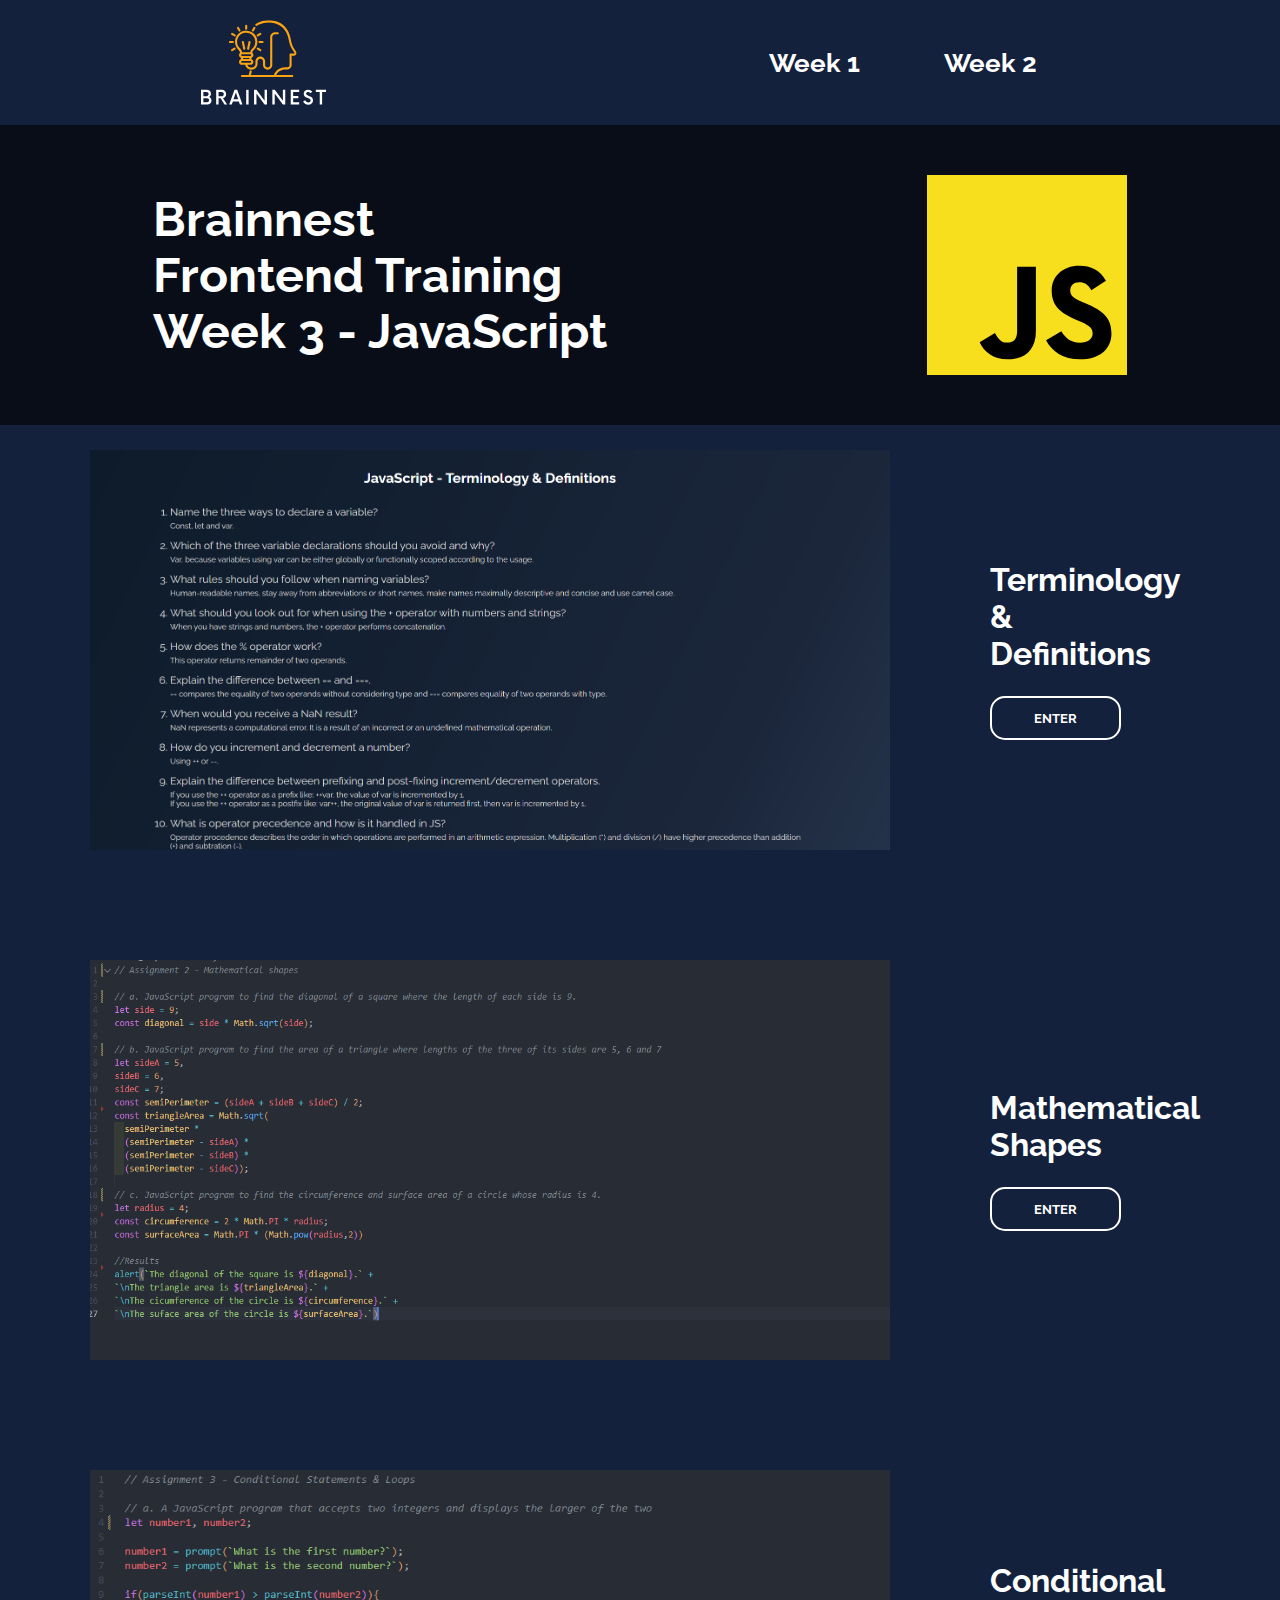
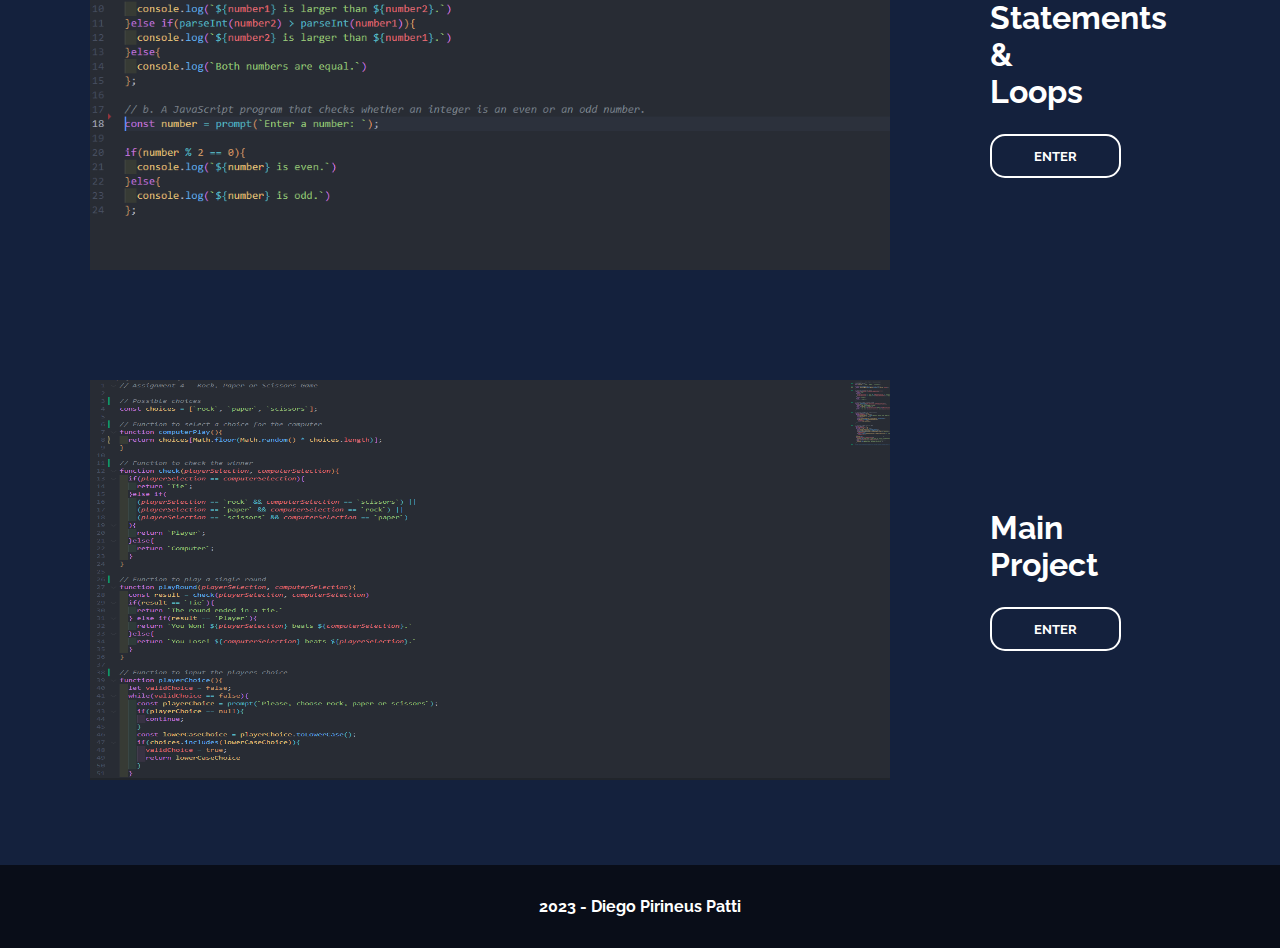
<file: index.html>
<!DOCTYPE html>
<html lang="en">
<head>
  <meta charset="UTF-8">
  <meta http-equiv="X-UA-Compatible" content="IE=edge">
  <meta name="viewport" content="width=device-width, initial-scale=1.0">
  <link rel="stylesheet" href="./style.css">
  <title> Frontend Training | Week 3 | JavaScript </title>
</head>
<body>
  <header>
    <img src="./images/icon.svg" class="logo" alt="Brainnest icon">
    <div class="week-links">
      <a class="links" href="https://diegopatti-dev.github.io/Brainnest_Week_1/"> Week 1 </a>
      <a class="links" href="https://diegopatti-dev.github.io/Brainnest_Week_2/"> Week 2 </a>
    </div>
  </header>

  <main>
    <div class="container-1">
      <h1> Brainnest <br> Frontend Training <br> Week 3 - JavaScript </h1>
      <img src="./images/javascript.svg" class="javascript-logo" alt="JavaScript logo">
    </div>
    <div class="container-2">
      <div class="assignments">
        <img src="./images/terminology_definitions.png" class="assignment-image" alt="">
        <div class="assignments-info">
          <h3> Terminology <br> & <br> Definitions </h3>
          <button>
            <a class="assignments-link" href="./1-terminology_and_definitions/index.html"> ENTER </a>
          </button>
        </div>
      </div>
      <div class="assignments">
        <img src="./images/mathematical_shapes.png" class="assignment-image" alt="">
        <div class="assignments-info">
          <h3> Mathematical Shapes </h3>
          <button>
            <a class="assignments-link"  href="./2-mathematical_shapes/index.html"> ENTER </a>
          </button>
        </div>
      </div>
      <div class="assignments">
        <img src="./images/conditional_statements.png" class="assignment-image" alt="">
        <div class="assignments-info">
          <h3> Conditional Statements <br> & <br> Loops </h3>
          <button>
            <a class="assignments-link" href="./3-conditional_statements_and_loops/index.html"> ENTER </a>
          </button>
        </div>
      </div>
      <div class="assignments">
        <img src="./images/main_project.png" class="assignment-image" alt="">
        <div class="assignments-info">
          <h3> Main <br> Project </h3>
          <button>
            <a class="assignments-link" href="./4-main_project/index.html"> ENTER </a>
          </button>
        </div>
      </div>
    </div>
  </main>

  <footer>
    <p>2023 - Diego Pirineus Patti</p>
  </footer>
</body>
</html>
</file>
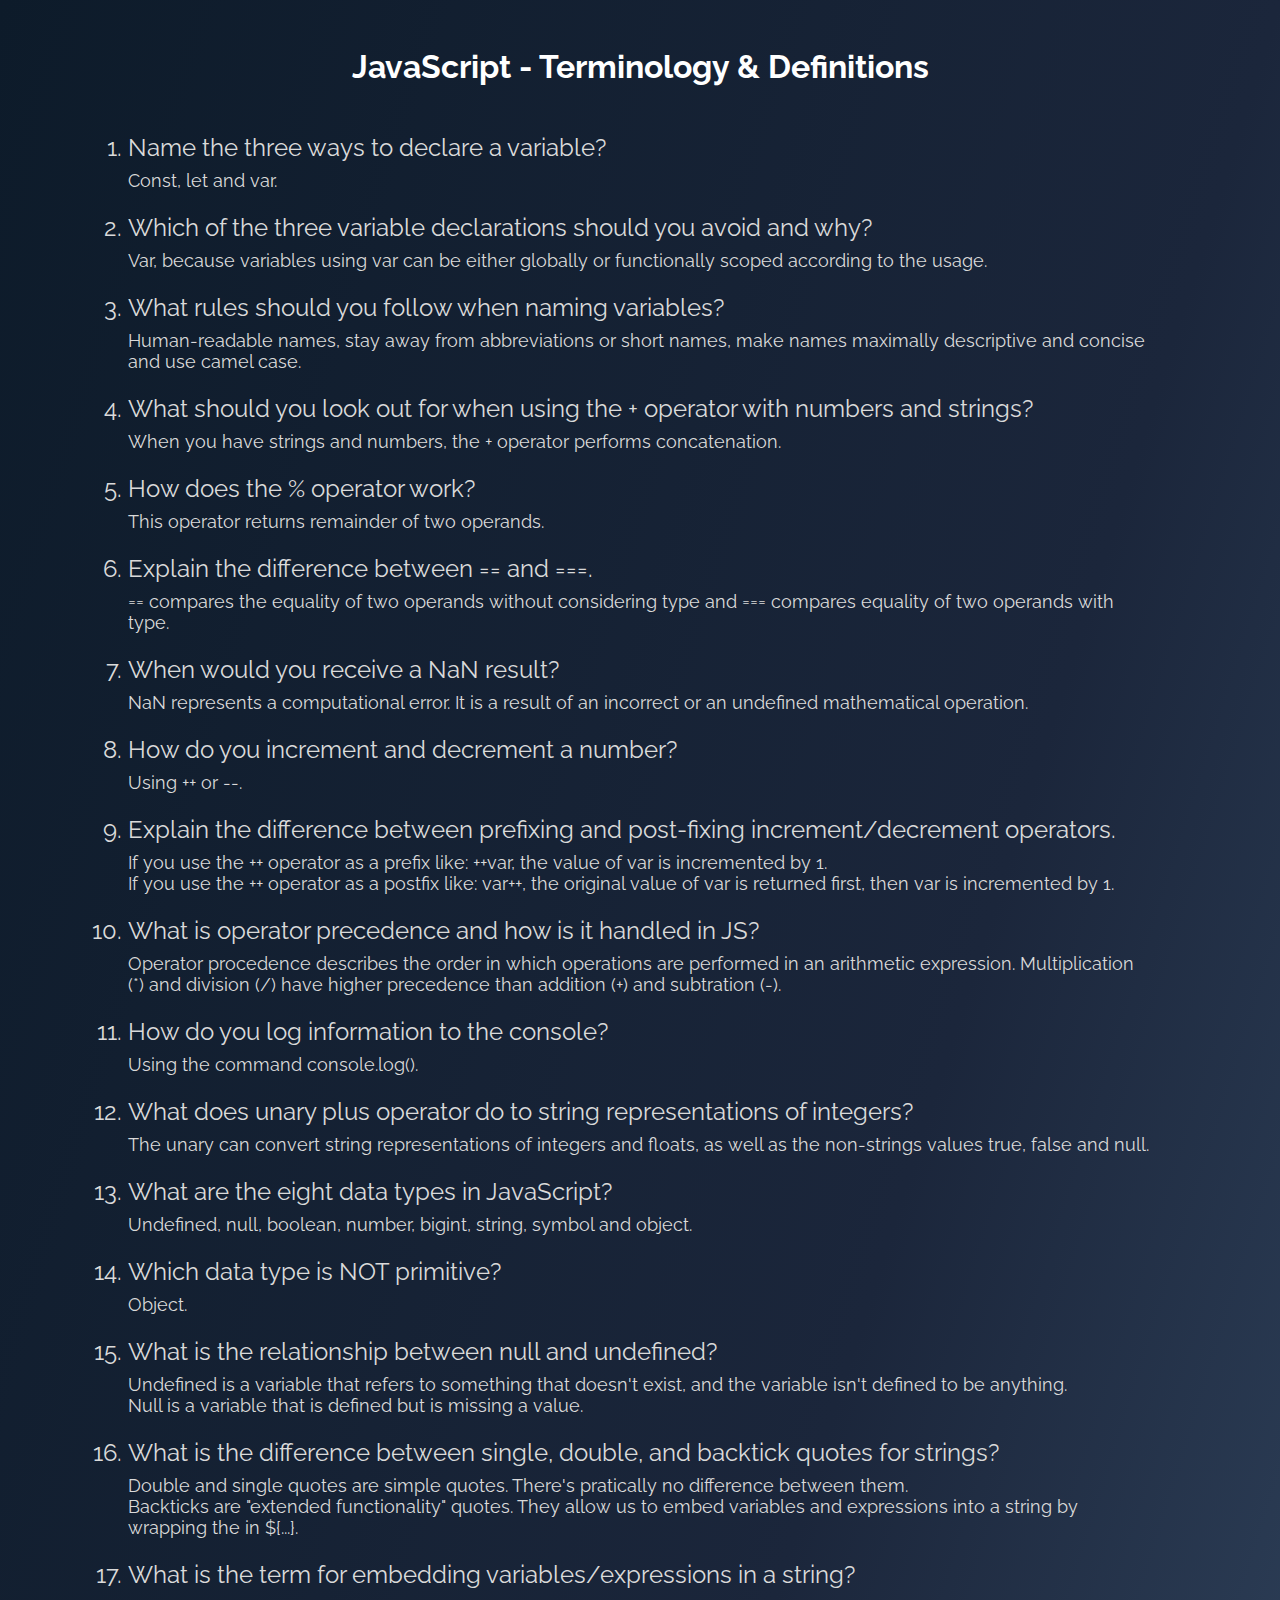
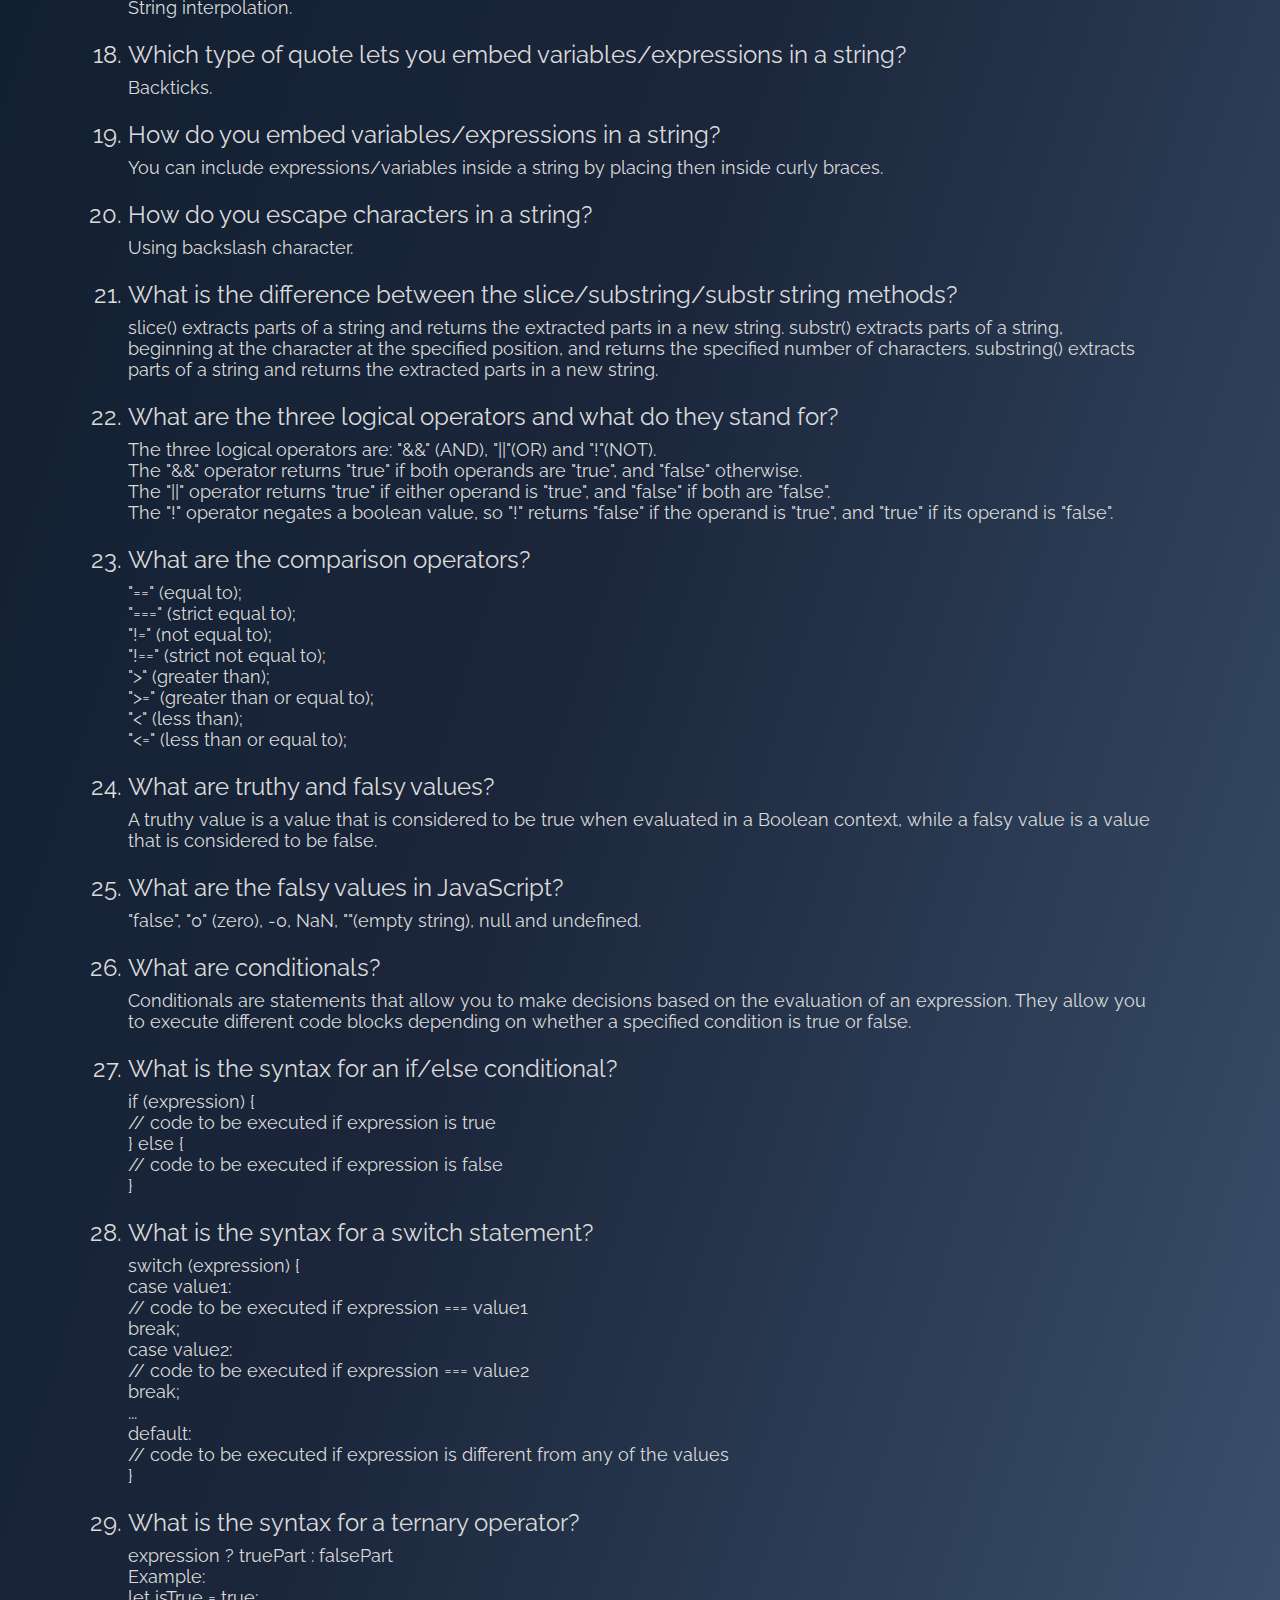
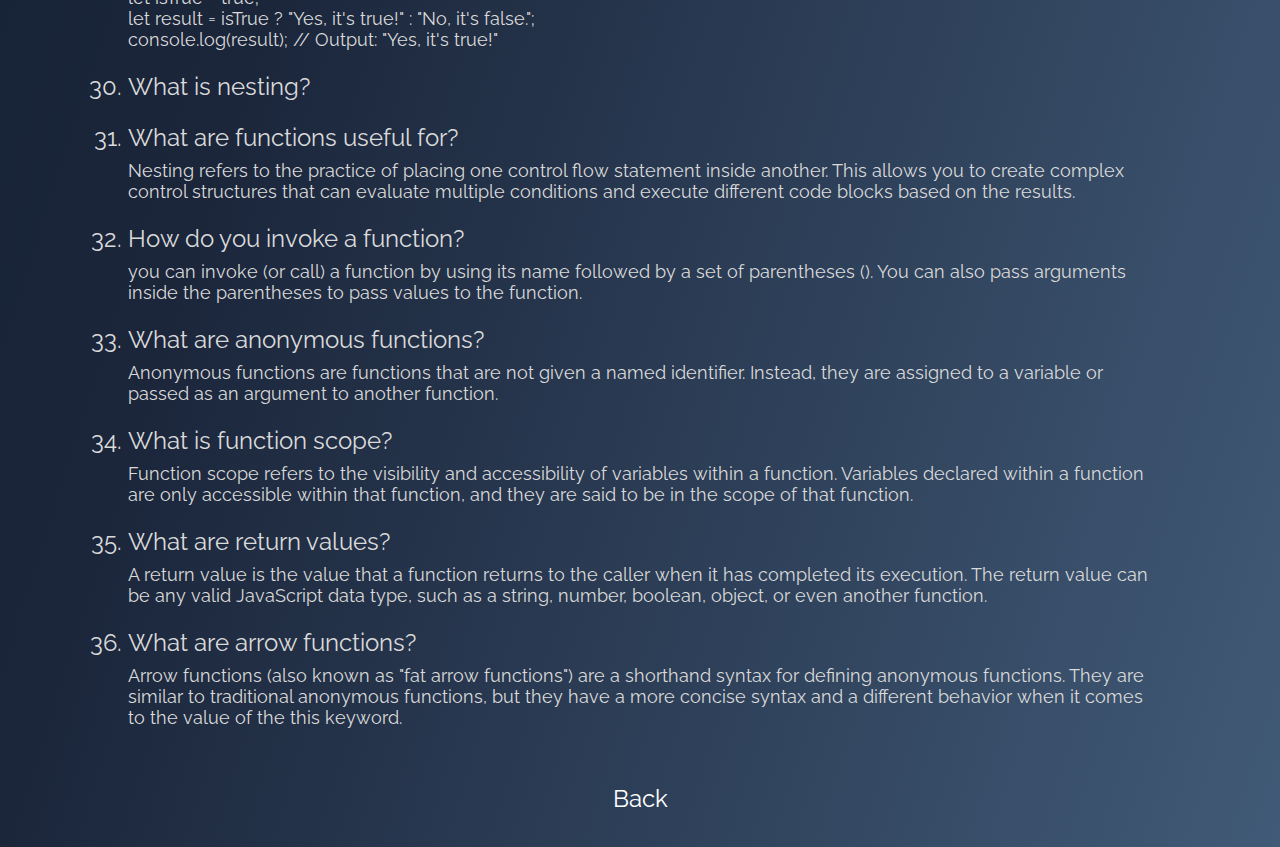
<file: 1-terminology_and_definitions/index.html>
<!DOCTYPE html>
<html lang="en">
<head>
  <meta charset="UTF-8">
  <meta http-equiv="X-UA-Compatible" content="IE=edge">
  <meta name="viewport" content="width=device-width, initial-scale=1.0">
  <title>JavaScript - Terminology & Definitions</title>
  <link rel="stylesheet" href="./style.css">
</head>
<body>
  <header>
    <h1>JavaScript - Terminology & Definitions</h1>
  </header>

  <main>
    <ol>
      <li class="question">
        Name the three ways to declare a variable?
        <ul>
          <li class="answer">
          Const, let and var.
          </li>
        </ul>
      </li>
      <li class="question">
        Which of the three variable declarations should you avoid and why?
        <ul>
          <li class="answer">
            Var, because variables using var can be either globally or functionally scoped according to the usage.
          </li>
        </ul>
      </li>
      <li class="question">
        What rules should you follow when naming variables?
        <ul>
          <li class="answer">
            Human-readable names, stay away from abbreviations or short names, make names maximally descriptive and concise and use camel case.
          </li>
        </ul>
      </li>
      <li class="question">
        What should you look out for when using the + operator with numbers and strings?
        <ul>
          <li class="answer">
            When you have strings and numbers, the + operator performs concatenation.
          </li>
        </ul>
      </li>
      <li class="question">
        How does the % operator work?
        <ul>
          <li class="answer">
            This operator returns remainder of two operands.
          </li>
        </ul>
      </li>
      <li class="question">
        Explain the difference between == and ===.
        <ul>
          <li class="answer">
            == compares the equality of two operands without considering type and === compares equality of two operands with type.
          </li>
        </ul>
      </li>
      <li class="question">
        When would you receive a NaN result?
        <ul>
          <li class="answer">
            NaN represents a computational error. It is a result of an incorrect or an undefined mathematical operation.
          </li>
        </ul>
      </li>
      <li class="question">
        How do you increment and decrement a number?
        <ul>
          <li class="answer">
            Using ++ or --.
          </li>
        </ul>
      </li>
      <li class="question">
        Explain the difference between prefixing and post-fixing increment/decrement
operators.
        <ul>
          <li class="answer">
            If you use the ++ operator as a prefix like: ++var, the value of var is incremented by 1. <br>
            If you use the ++ operator as a postfix like: var++, the original value of var is returned first, then var is incremented by 1.
        </ul>
      </li>
      <li class="question">
        What is operator precedence and how is it handled in JS?
        <ul>
          <li class="answer">
            Operator procedence describes the order in which operations are performed in an arithmetic expression. Multiplication (*) and division (/) have higher precedence than addition (+) and subtration (-).
          </li>
        </ul>
      </li>
      <li class="question">
        How do you log information to the console?
        <ul>
          <li class="answer"> 
            Using the command console.log().
          </li>
        </ul>
      </li>
      <li class="question">
        What does unary plus operator do to string representations of integers?
        <ul>
          <li class="answer">
            The unary can convert string representations of integers and floats, as well as the non-strings values true, false and null.
          </li>
        </ul>
      </li>
      <li class="question">
        What are the eight data types in JavaScript?
        <ul>
          <li class="answer">
            Undefined, null, boolean, number, bigint, string, symbol and object.
          </li>
        </ul>
      </li>
      <li class="question">
        Which data type is NOT primitive?
        <ul>
          <li class="answer">
            Object.
          </li>
        </ul>
      </li>
      <li class="question">
        What is the relationship between null and undefined?
        <ul>
          <li class="answer">
            Undefined is a variable that refers to something that doesn't exist, and the variable isn't defined to be anything. 
            <br>
            Null is a variable that is defined but is missing a value.
          </li>
        </ul>
      </li>
      <li class="question">
        What is the difference between single, double, and backtick quotes for strings?
        <ul>
          <li class="answer">
            Double and single quotes are simple quotes. There's pratically no difference between them. 
            <br>
            Backticks are "extended functionality" quotes. They allow us to embed variables and expressions into a string by wrapping the in ${...}.
          </li>
        </ul>
      </li>
      <li class="question">
        What is the term for embedding variables/expressions in a string?
        <ul>
          <li class="answer">
            String interpolation.
          </li>
        </ul>
      </li>
      <li class="question">
        Which type of quote lets you embed variables/expressions in a string?
        <ul class="answer">
          Backticks.
        </ul>
      </li>
      <li class="question">
        How do you embed variables/expressions in a string?
        <ul>
          <li class="answer">
            You can include expressions/variables inside a string by placing then inside curly braces.
          </li>
        </ul>
      </li>
      <li class="question">
        How do you escape characters in a string?
        <ul>
          <li class="answer">
            Using backslash character.
          </li>
        </ul>
      </li>
      <li class="question">
        What is the difference between the slice/substring/substr string methods?
        <ul>
          <li class="answer">
            slice() extracts parts of a string and returns the extracted parts in a new string. substr() extracts parts of a string, beginning at the character at the specified position, and returns the specified number of characters. substring() extracts parts of a string and returns the extracted parts in a new string.
          </li>
        </ul>
      </li>
      <li class="question">
        What are the three logical operators and what do they stand for?
        <ul>
          <li class="answer">
            The three logical operators are: "&&" (AND), "||"(OR) and "!"(NOT).
            <br>
            The "&&" operator returns "true" if both operands are "true", and "false" otherwise.
            <br>
            The "||" operator returns "true" if either operand is "true", and "false" if both are "false".
            <br>
            The "!" operator negates a boolean value, so "!" returns "false" if the operand is "true", and "true" if its operand is "false".
          </li>
        </ul>
      </li>
      <li class="question">
        What are the comparison operators?
        <ul>
          <li class="answer">
            "==" (equal to); <br>
            "===" (strict equal to); <br>
            "!=" (not equal to); <br>
            "!==" (strict not equal to); <br>
            ">" (greater than); <br>
            ">=" (greater than or equal to); <br>
            "<" (less than); <br>
            "<=" (less than or equal to);
          </li>
        </ul>
      </li>
      <li class="question">
        What are truthy and falsy values?
        <ul>
          <li class="answer">
            A truthy value is a value that is considered to be true when evaluated in a Boolean context, while a falsy value is a value that is considered to be false.
          </li>
        </ul>
      </li>
      <li class="question">
        What are the falsy values in JavaScript?
        <ul>
          <li class="answer">
            "false", "0" (zero), -0, NaN, ""(empty string), null and undefined.
          </li>
        </ul>
      </li>
      <li class="question">
        What are conditionals?
        <ul>
          <li class="answer">
            Conditionals are statements that allow you to make decisions based on the evaluation of an expression. They allow you to execute different code blocks depending on whether a specified condition is true or false.
          </li>
        </ul>
      </li>
      <li class="question">
        What is the syntax for an if/else conditional?
        <ul>
          <li class="answer">
            if (expression) { <br>
              // code to be executed if expression is true <br>
            } else { <br>
              // code to be executed if expression is false <br>
            }
          </li>
        </ul>
      </li>
      <li class="question">
        What is the syntax for a switch statement?
        <ul>
          <li class="answer">
            switch (expression) { <br>
              case value1: <br>
                // code to be executed if expression === value1 <br>
                break; <br>
              case value2: <br>
                // code to be executed if expression === value2 <br>
                break; <br>
              ... <br>
              default: <br>
                // code to be executed if expression is different from any of the values <br>
            }
          </li>
        </ul>
      </li>
      <li class="question">
        What is the syntax for a ternary operator?
        <ul>
          <li class="answer">
            expression ? truePart : falsePart <br>
            Example: <br>
            let isTrue = true; <br>
            let result = isTrue ? "Yes, it's true!" : "No, it's false."; <br>
            console.log(result); // Output: "Yes, it's true!"
          </li>
        </ul>
      </li>
      <li class="question">
        What is nesting?
        <ul>
          <li class="answer">

          </li>
        </ul>
      </li>
      <li class="question">
        What are functions useful for?
        <ul>
          <li class="answer">
            Nesting refers to the practice of placing one control flow statement inside another. This allows you to create complex control structures that can evaluate multiple conditions and execute different code blocks based on the results.
          </li>
        </ul>
      </li>
      <li class="question">
        How do you invoke a function?
        <ul>
          <li class="answer">
            you can invoke (or call) a function by using its name followed by a set of parentheses (). You can also pass arguments inside the parentheses to pass values to the function.
          </li>
        </ul>
      </li>
      <li class="question">
        What are anonymous functions?
        <ul>
          <li class="answer">
            Anonymous functions are functions that are not given a named identifier. Instead, they are assigned to a variable or passed as an argument to another function.
          </li>
        </ul>
      </li>
      <li class="question">
        What is function scope?
        <ul>
          <li class="answer">
            Function scope refers to the visibility and accessibility of variables within a function. Variables declared within a function are only accessible within that function, and they are said to be in the scope of that function.
          </li>
        </ul>
      </li>
      <li class="question">
        What are return values?
        <ul>
          <li class="answer">
            A return value is the value that a function returns to the caller when it has completed its execution. The return value can be any valid JavaScript data type, such as a string, number, boolean, object, or even another function.
          </li>
        </ul>
      </li>
      <li class="question">
        What are arrow functions?
        <ul>
          <li class="answer">
            Arrow functions (also known as "fat arrow functions") are a shorthand syntax for defining anonymous functions. They are similar to traditional anonymous functions, but they have a more concise syntax and a different behavior when it comes to the value of the this keyword.
          </li>
        </ul>
      </li>
    </ol>
  </main>

  <footer>
    <button class="button">
      <a class="button-text" href="../index.html">Back</a>
    </button>
  </footer>
</body>
</html>
</file>
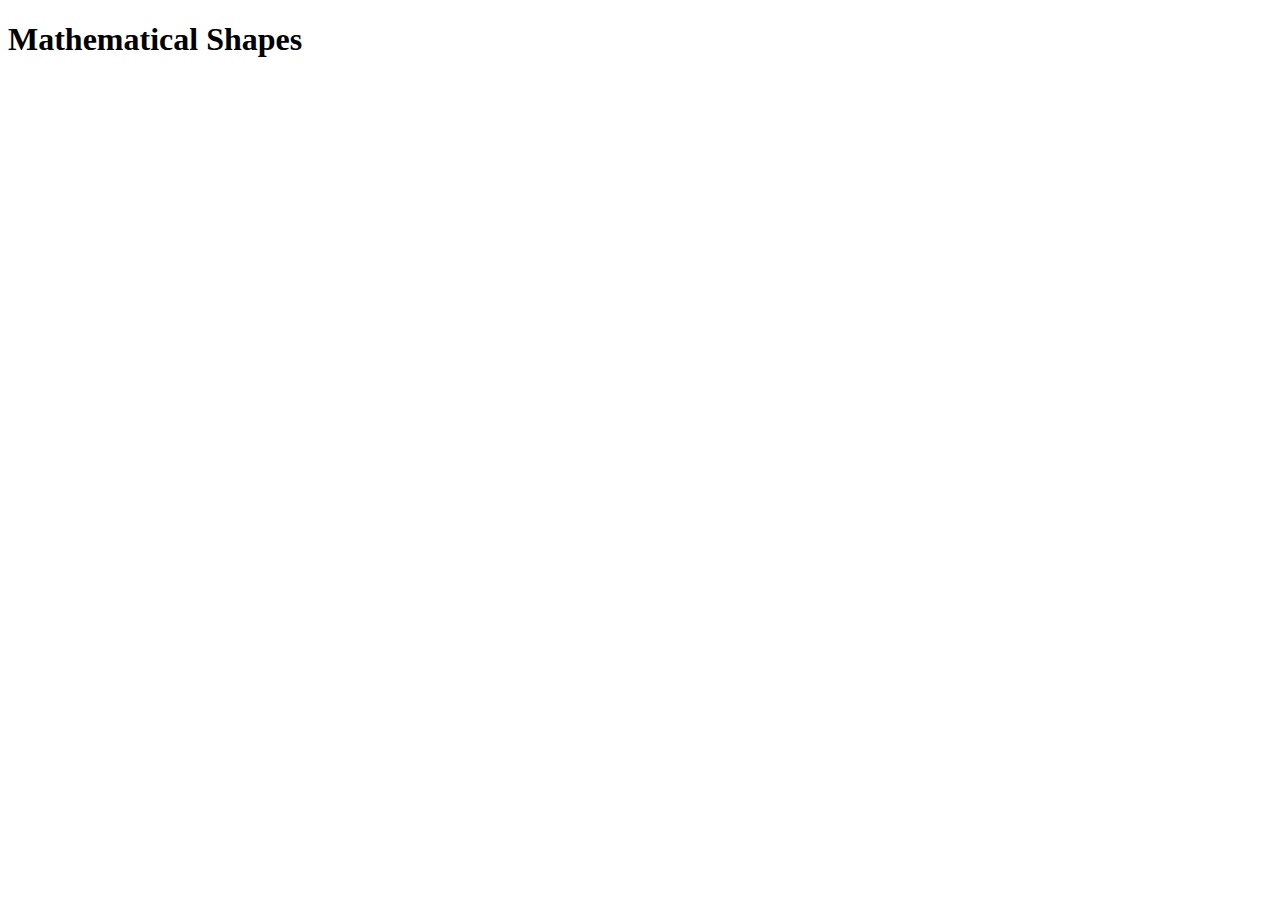
<file: 2-mathematical_shapes/index.html>
<!DOCTYPE html>
<html lang="en">
<head>
  <meta charset="UTF-8">
  <meta http-equiv="X-UA-Compatible" content="IE=edge">
  <meta name="viewport" content="width=device-width, initial-scale=1.0">
  <title> Mathematical Shapes </title>
</head>
<body>
  <h1> Mathematical Shapes </h1>

  <script src="./index.js"></script>
</body>
</html>
</file>
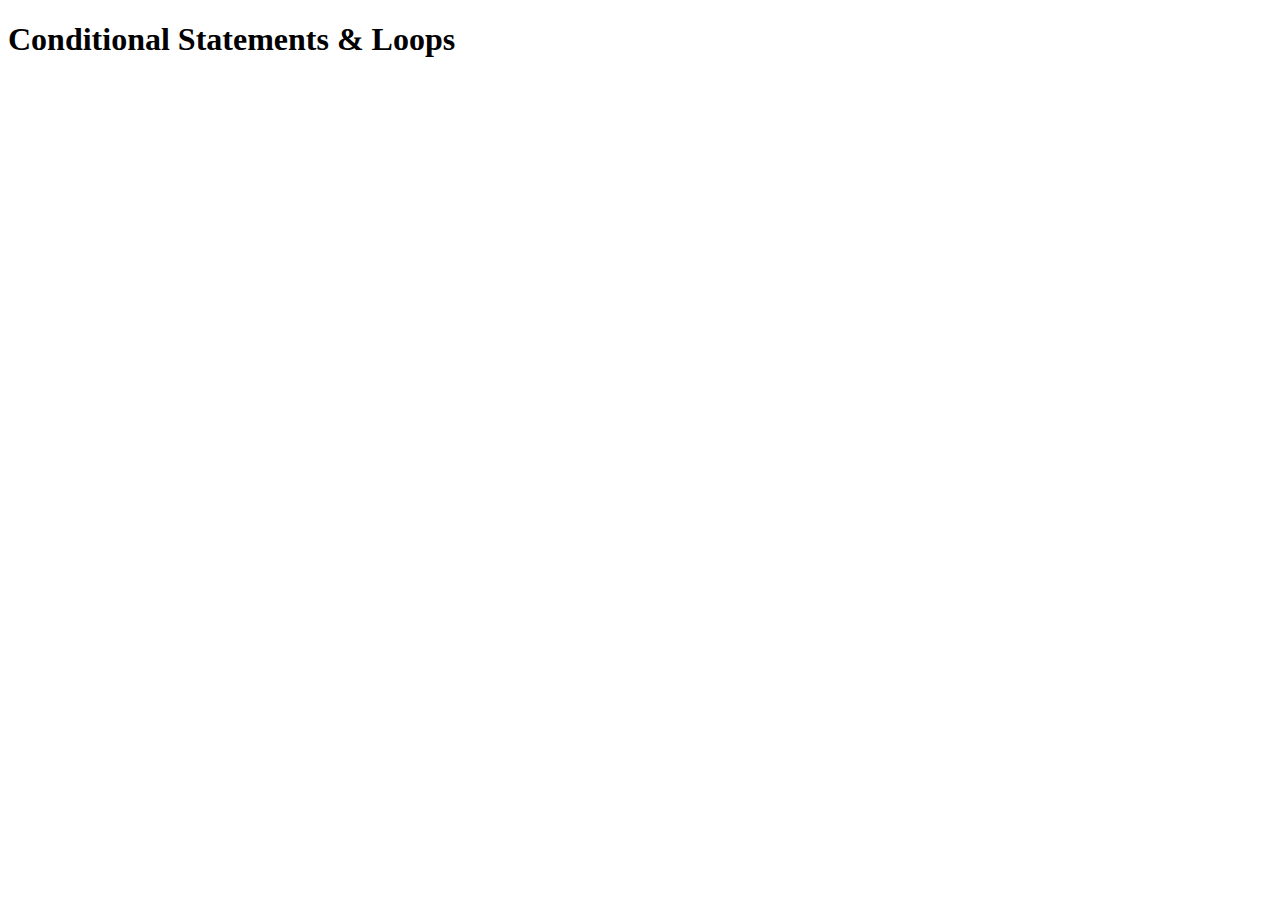
<file: 3-conditional_statements_and_loops/index.html>
<!DOCTYPE html>
<html lang="en">
<head>
  <meta charset="UTF-8">
  <meta http-equiv="X-UA-Compatible" content="IE=edge">
  <meta name="viewport" content="width=device-width, initial-scale=1.0">
  <title> Conditional Statements & Loops </title>
</head>
<body>
  <h1> Conditional Statements & Loops </h1>

  <script src="./index.js"></script>
</body>
</html>
</file>
<file: style.css>
@import url('https://fonts.googleapis.com/css2?family=Raleway:wght@400;500;700;900&display=swap');

* {
  margin: 0;
  padding: 0;
  box-sizing: border-box;
  font-family: 'Raleway', sans-serif;
}

body {
  background-color: rgb(20, 33, 61);
}

header {
  display: flex;
  align-items: center;
  justify-content: space-around;

}

.logo {
  height: 125px;
}

.week-links {
  display: flex;
}

.links {
  text-decoration: none;
  color: rgb(255, 255, 255);
  font-size: 26px;
}

.container-1 {
  display: flex;
  align-items: center;
  justify-content: center;
  gap: 25%;
  color: rgb(255, 255, 255);
  background-color: rgb(9, 13, 24);
  height: 300px;
}

h1 {
  font-size: 48px;
  font-weight: 700;
}

.javascript-logo {
  height: 200px;
}

.assignments {
  display: flex;
  align-items: center;
  justify-content: center;
  gap: 100px;
  margin-bottom: 60px;
  min-height: 50vh;
}

.assignment-image {
  width: 800px;
  height: 400px;
}

.assignments-info {
  width: 200px;
}

h3 {
  font-size: 32px;
  color: rgb(255, 255, 255);
}

button {
  margin-top: 24px;
  background-color: transparent;
  border: 2px solid rgb(255, 255, 255);
  cursor: pointer;
  border-radius: 15px;
}

button:hover{
  background-color: rgb(255, 255, 255);
  transition: 0.7s;

}

a {
  text-decoration: none;
  font-weight: 700;
  color: rgb(255, 255, 255);
  padding: 12px 42px;
  display: block;
}

.assignments-link:hover {
  color: rgb(20, 33, 61);
  transition: 0.7s;
}

footer {
  background-color: rgb(9, 13, 24);
  color: rgb(255, 255, 255);
  font-weight: 700;
  text-align: center;
  padding: 32px 0;
}
</file>
<file: 1-terminology_and_definitions/style.css>
@import url('https://fonts.googleapis.com/css2?family=Raleway:wght@400;500;700;900&display=swap');

* {
  margin: 0;
  padding: 0;
  box-sizing: border-box;
  font-family: 'Raleway', sans-serif;
}

body {
  background-image: linear-gradient(to bottom right, #0d1b2a, #1b263b, #415a77);
}

header {
  text-align: center;
  margin: 48px 0;
  color: #fff;

}

main {
  width: 80%;
  margin-left: 10%;
}

li {
  color: rgb(218, 218, 218);
}

.question {
  font-size: 24px;
  margin-bottom: 22px;
}

.answer {
  font-size: 18px;
  list-style: none;
  margin-top: 8px;
}

footer {
  display: flex;
  justify-content: center;
  align-items: center;
  padding: 24px 0;
}

.button {
  background-color: transparent;
  font-size: 24px;
  padding: 10px 20px;
  border: transparent;
  border-radius: 15px;
  cursor: pointer;
}

.button:hover {
  border: 1px solid white;
  transition: 1s;
}

.button-text {
  text-decoration: none;
  color: white;
}
</file>
